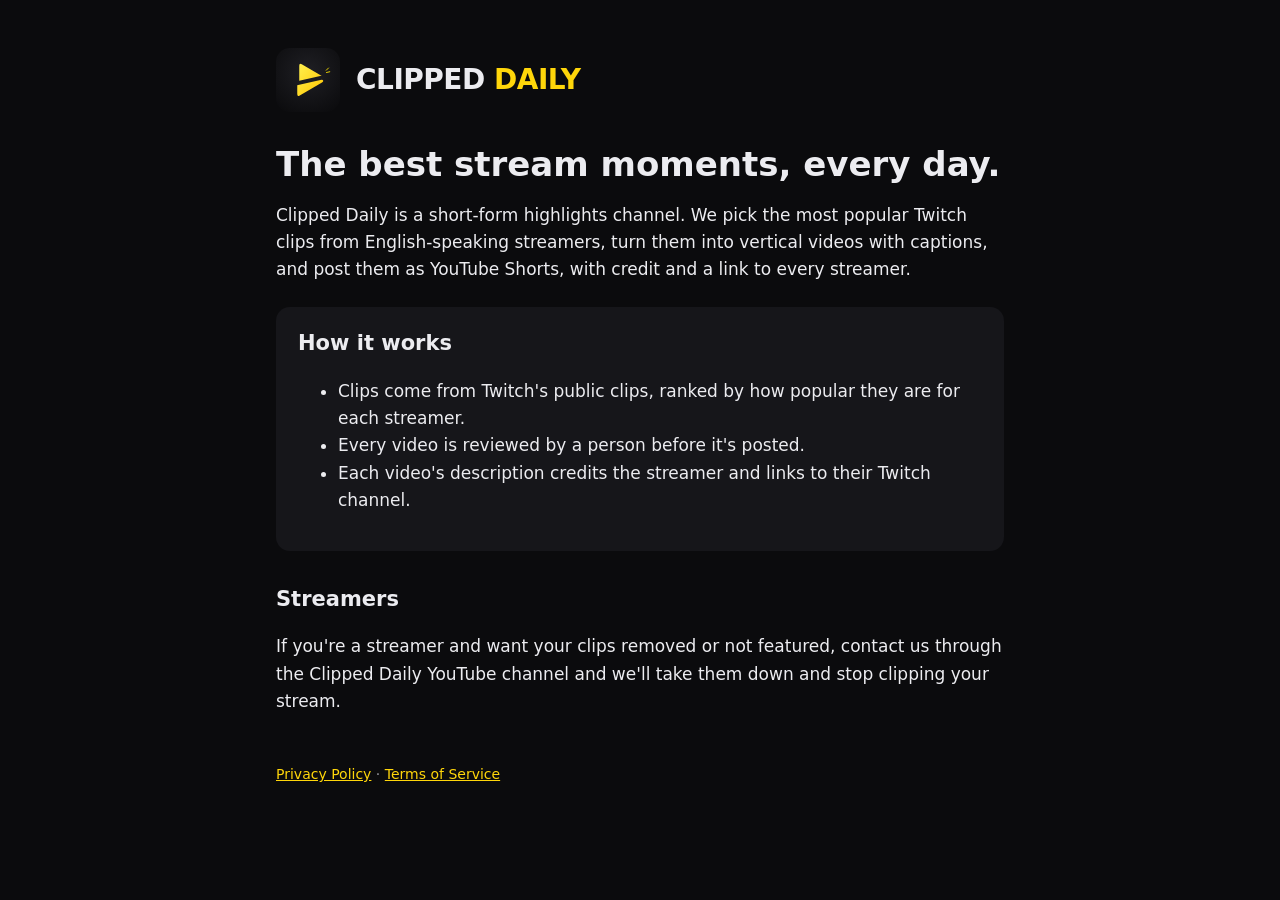
<file: docs/index.html>
<!doctype html>
<html lang="en"><head><meta charset="utf-8"><meta name="viewport" content="width=device-width,initial-scale=1">
<title>Clipped Daily</title><link rel="icon" href="icon.svg"><link rel="stylesheet" href="style.css"></head>
<body><main>
<header><img src="icon.svg" alt=""><div class="brand">CLIPPED <span>DAILY</span></div></header>
<h1>The best stream moments, every day.</h1>
<p>Clipped Daily is a short-form highlights channel. We pick the most popular Twitch clips from
English-speaking streamers, turn them into vertical videos with captions, and post them as
YouTube Shorts, with credit and a link to every streamer.</p>
<div class="card">
<h2 style="margin-top:0">How it works</h2>
<ul>
<li>Clips come from Twitch's public clips, ranked by how popular they are for each streamer.</li>
<li>Every video is reviewed by a person before it's posted.</li>
<li>Each video's description credits the streamer and links to their Twitch channel.</li>
</ul>
</div>
<h2>Streamers</h2>
<p>If you're a streamer and want your clips removed or not featured, contact us through the
Clipped Daily YouTube channel and we'll take them down and stop clipping your stream.</p>
<footer><a href="privacy.html">Privacy Policy</a> · <a href="terms.html">Terms of Service</a></footer>
</main></body></html>
</file>
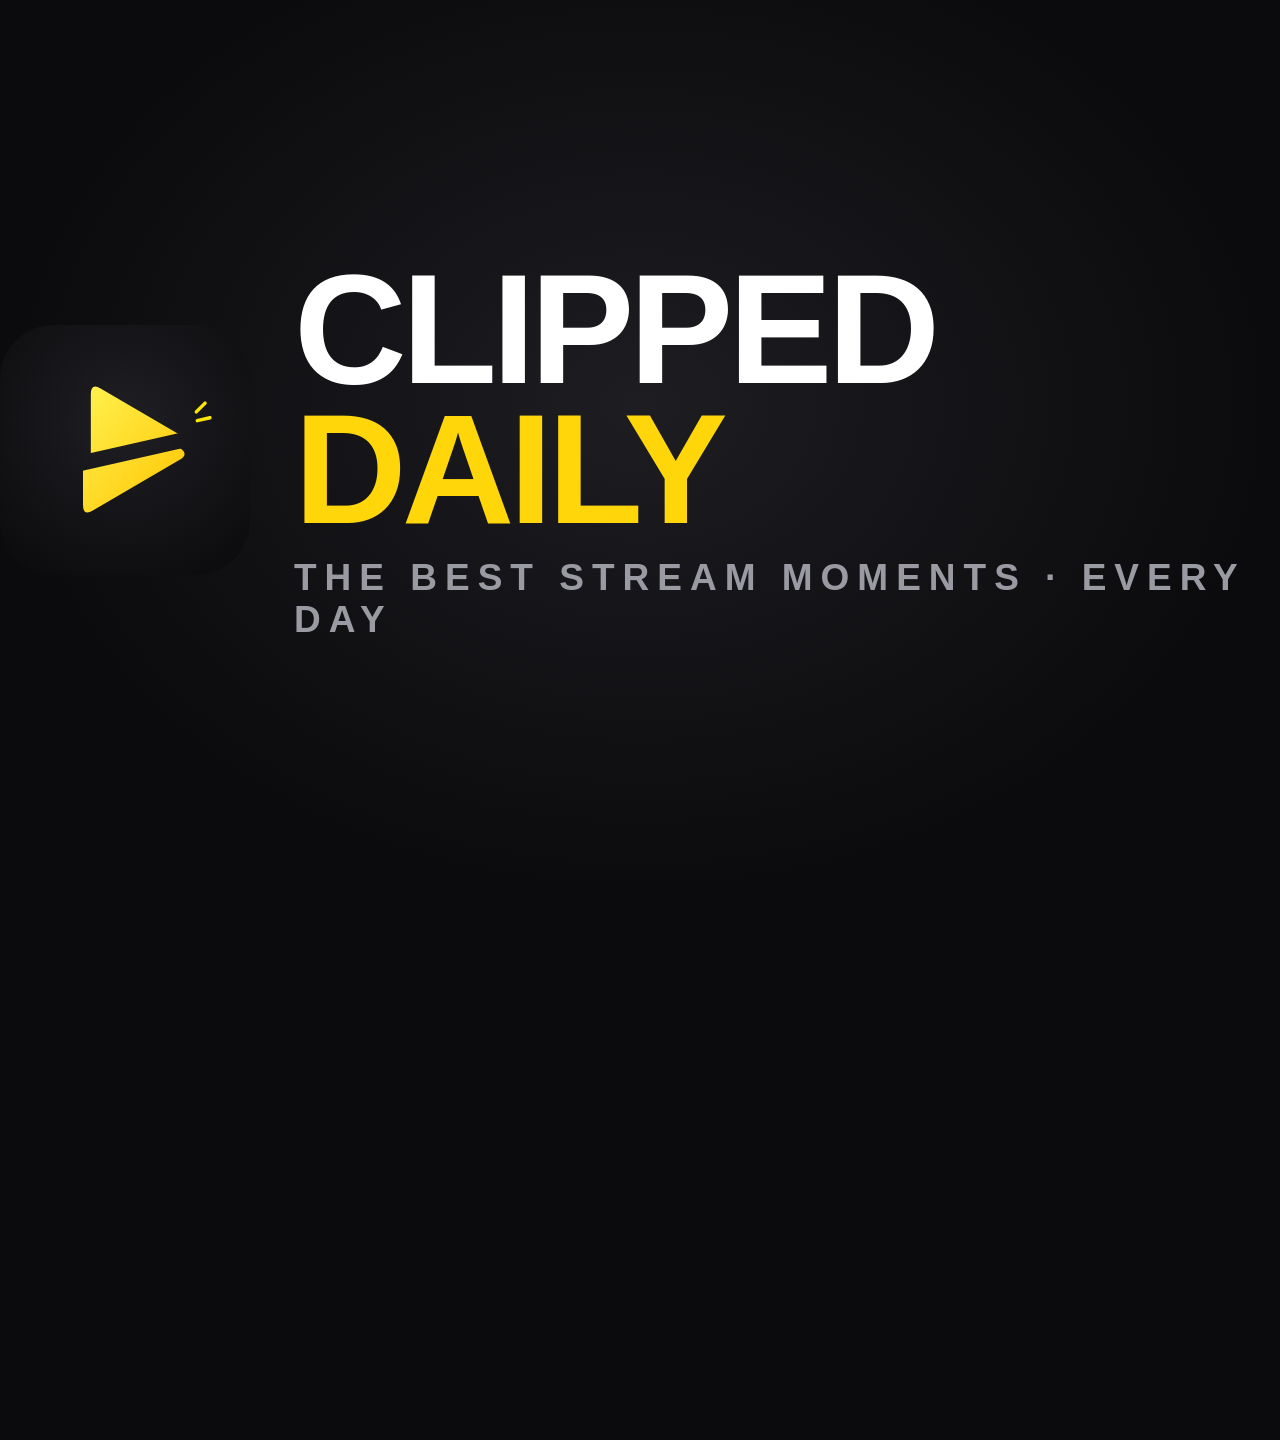
<file: branding/banner.html>
<!doctype html><html><head><meta charset="utf-8"><style>
html,body{margin:0;width:2560px;height:1440px;background:#0B0B0D;overflow:hidden}
.wrap{position:absolute;inset:0;display:flex;align-items:center;justify-content:center;gap:44px;
  background:radial-gradient(ellipse at 50% 45%,#1d1d22 0%,#0B0B0D 70%)}
img{width:250px;height:250px;border-radius:54px}
.t{font-family:"Inter Display",sans-serif;font-weight:900;color:#fff;font-size:156px;letter-spacing:-5px;line-height:.9}
.t span{color:#FFD60A}
.s{font-family:"Inter Display",sans-serif;font-weight:900;color:#9a9aa3;font-size:37px;letter-spacing:8px;margin-top:18px}
</style></head><body><div class="wrap"><img src="icon.svg"><div><div class="t">CLIPPED <span>DAILY</span></div>
<div class="s">THE BEST STREAM MOMENTS · EVERY DAY</div></div></div></body></html>
</file>
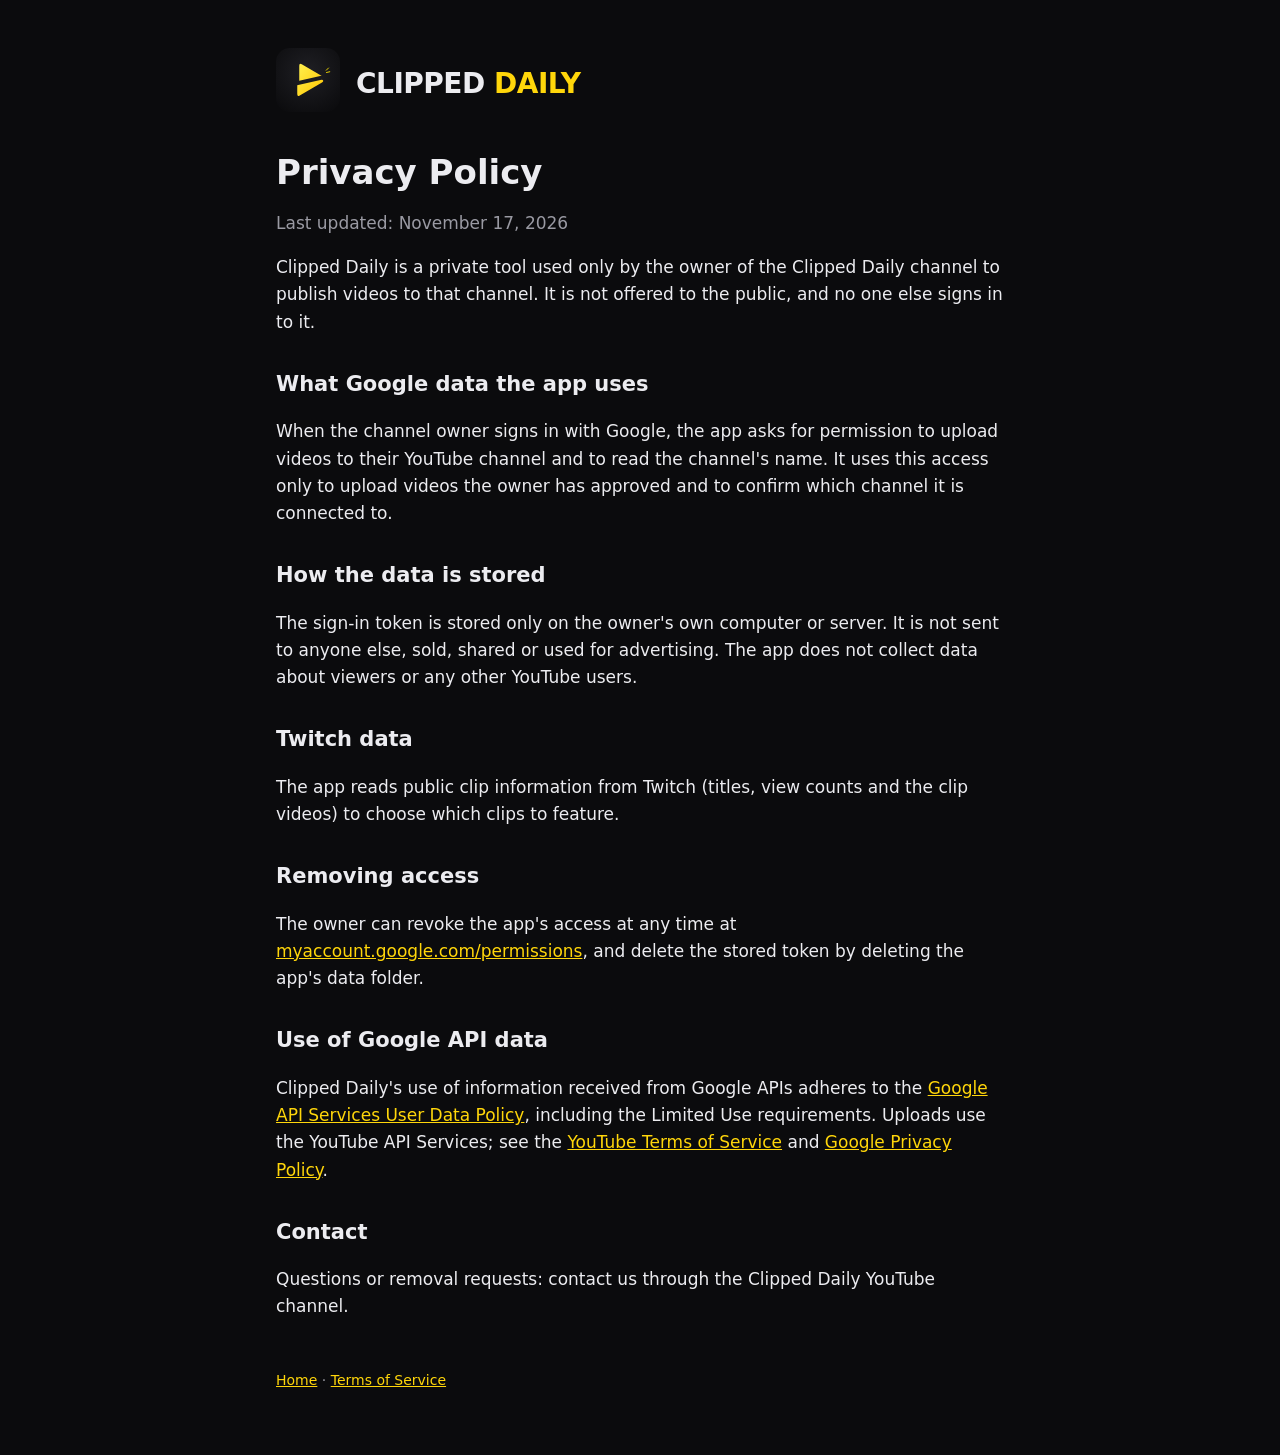
<file: docs/privacy.html>
<!doctype html>
<html lang="en"><head><meta charset="utf-8"><meta name="viewport" content="width=device-width,initial-scale=1">
<title>Privacy Policy · Clipped Daily</title><link rel="icon" href="icon.svg"><link rel="stylesheet" href="style.css"></head>
<body><main>
<header><a href="index.html"><img src="icon.svg" alt=""></a><a href="index.html" class="brand">CLIPPED <span>DAILY</span></a></header>
<h1>Privacy Policy</h1>
<p class="muted">Last updated: November 17, 2026</p>

<p>Clipped Daily is a private tool used only by the owner of the Clipped Daily channel to publish
videos to that channel. It is not offered to the public, and no one else signs in to it.</p>

<h2>What Google data the app uses</h2>
<p>When the channel owner signs in with Google, the app asks for permission to upload videos
to their YouTube channel and to read the channel's name. It uses this access only to upload
videos the owner has approved and to confirm which channel it is connected to.</p>

<h2>How the data is stored</h2>
<p>The sign-in token is stored only on the owner's own computer or server. It is not sent to
anyone else, sold, shared or used for advertising. The app does not collect data about
viewers or any other YouTube users.</p>

<h2>Twitch data</h2>
<p>The app reads public clip information from Twitch (titles, view counts and the clip
videos) to choose which clips to feature.</p>

<h2>Removing access</h2>
<p>The owner can revoke the app's access at any time at
<a href="https://myaccount.google.com/permissions">myaccount.google.com/permissions</a>,
and delete the stored token by deleting the app's data folder.</p>

<h2>Use of Google API data</h2>
<p>Clipped Daily's use of information received from Google APIs adheres to the
<a href="https://developers.google.com/terms/api-services-user-data-policy">Google API Services User Data Policy</a>,
including the Limited Use requirements. Uploads use the YouTube API Services; see the
<a href="https://www.youtube.com/t/terms">YouTube Terms of Service</a> and
<a href="https://policies.google.com/privacy">Google Privacy Policy</a>.</p>

<h2>Contact</h2>
<p>Questions or removal requests: contact us through the Clipped Daily YouTube channel.</p>
<footer><a href="index.html">Home</a> · <a href="terms.html">Terms of Service</a></footer>
</main></body></html>
</file>
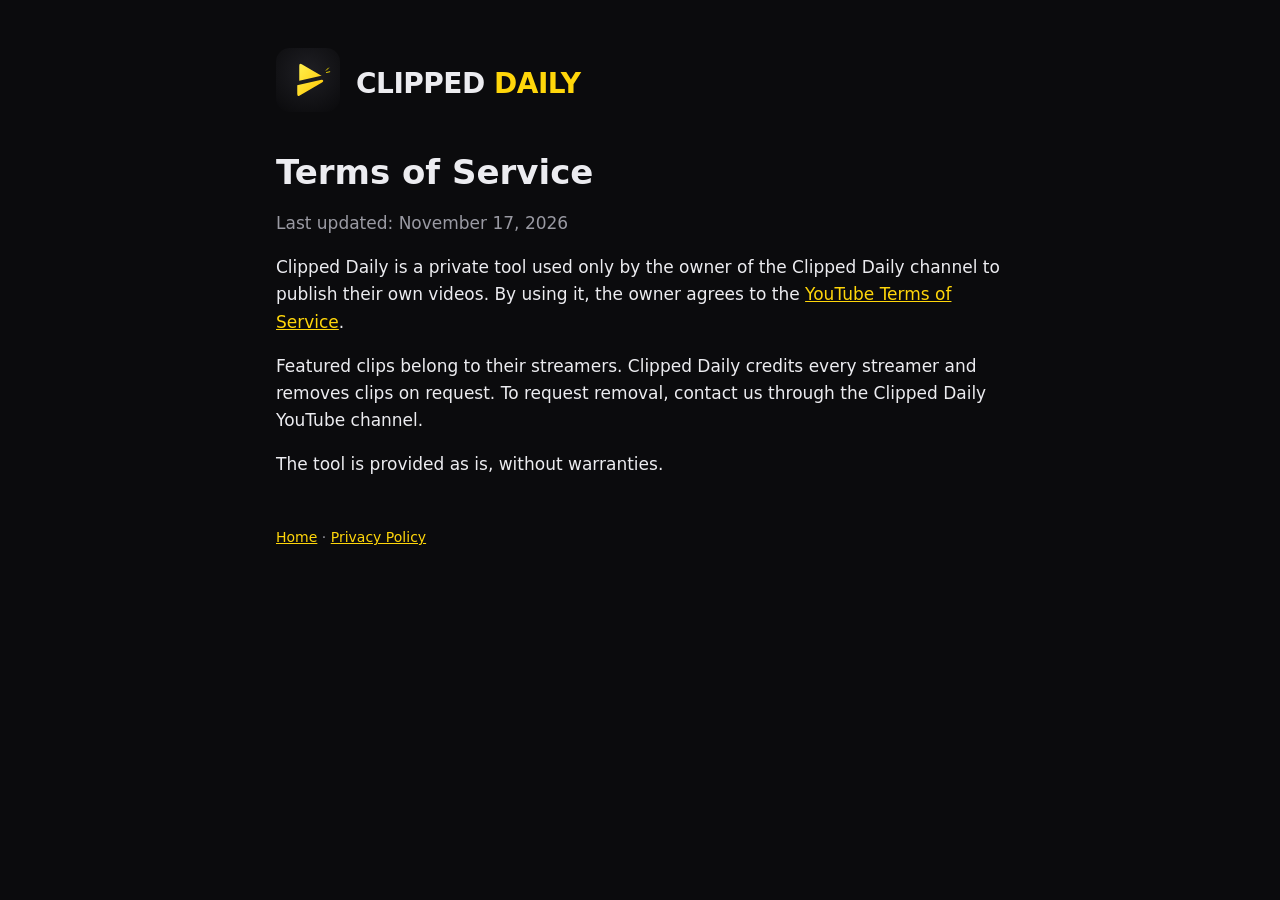
<file: docs/terms.html>
<!doctype html>
<html lang="en"><head><meta charset="utf-8"><meta name="viewport" content="width=device-width,initial-scale=1">
<title>Terms of Service · Clipped Daily</title><link rel="icon" href="icon.svg"><link rel="stylesheet" href="style.css"></head>
<body><main>
<header><a href="index.html"><img src="icon.svg" alt=""></a><a href="index.html" class="brand">CLIPPED <span>DAILY</span></a></header>
<h1>Terms of Service</h1>
<p class="muted">Last updated: November 17, 2026</p>
<p>Clipped Daily is a private tool used only by the owner of the Clipped Daily channel to publish
their own videos. By using it, the owner agrees to the
<a href="https://www.youtube.com/t/terms">YouTube Terms of Service</a>.</p>
<p>Featured clips belong to their streamers. Clipped Daily credits every streamer and removes
clips on request. To request removal, contact us through the Clipped Daily YouTube channel.</p>
<p>The tool is provided as is, without warranties.</p>
<footer><a href="index.html">Home</a> · <a href="privacy.html">Privacy Policy</a></footer>
</main></body></html>
</file>
<file: docs/style.css>
:root{--bg:#0B0B0D;--card:#16161a;--text:#ececf0;--muted:#9a9aa3;--yellow:#FFD60A}
*{box-sizing:border-box}
body{margin:0;background:var(--bg);color:var(--text);font:17px/1.6 system-ui,-apple-system,"Segoe UI",Roboto,sans-serif}
main{max-width:760px;margin:0 auto;padding:48px 16px 64px}
header{display:flex;align-items:center;gap:16px;margin-bottom:32px}
header img{width:64px;height:64px;border-radius:14px}
header a{color:inherit;text-decoration:none}
.brand{font-weight:900;font-size:28px;letter-spacing:-.5px}
.brand span{color:var(--yellow)}
h1{font-size:34px;line-height:1.2;margin:0 0 12px}
h2{font-size:21px;margin:32px 0 8px}
p,li{color:var(--text)}
.muted{color:var(--muted)}
a{color:var(--yellow)}
.card{background:var(--card);border-radius:14px;padding:20px 22px;margin:24px 0}
footer{margin-top:48px;color:var(--muted);font-size:14px}
</file>
